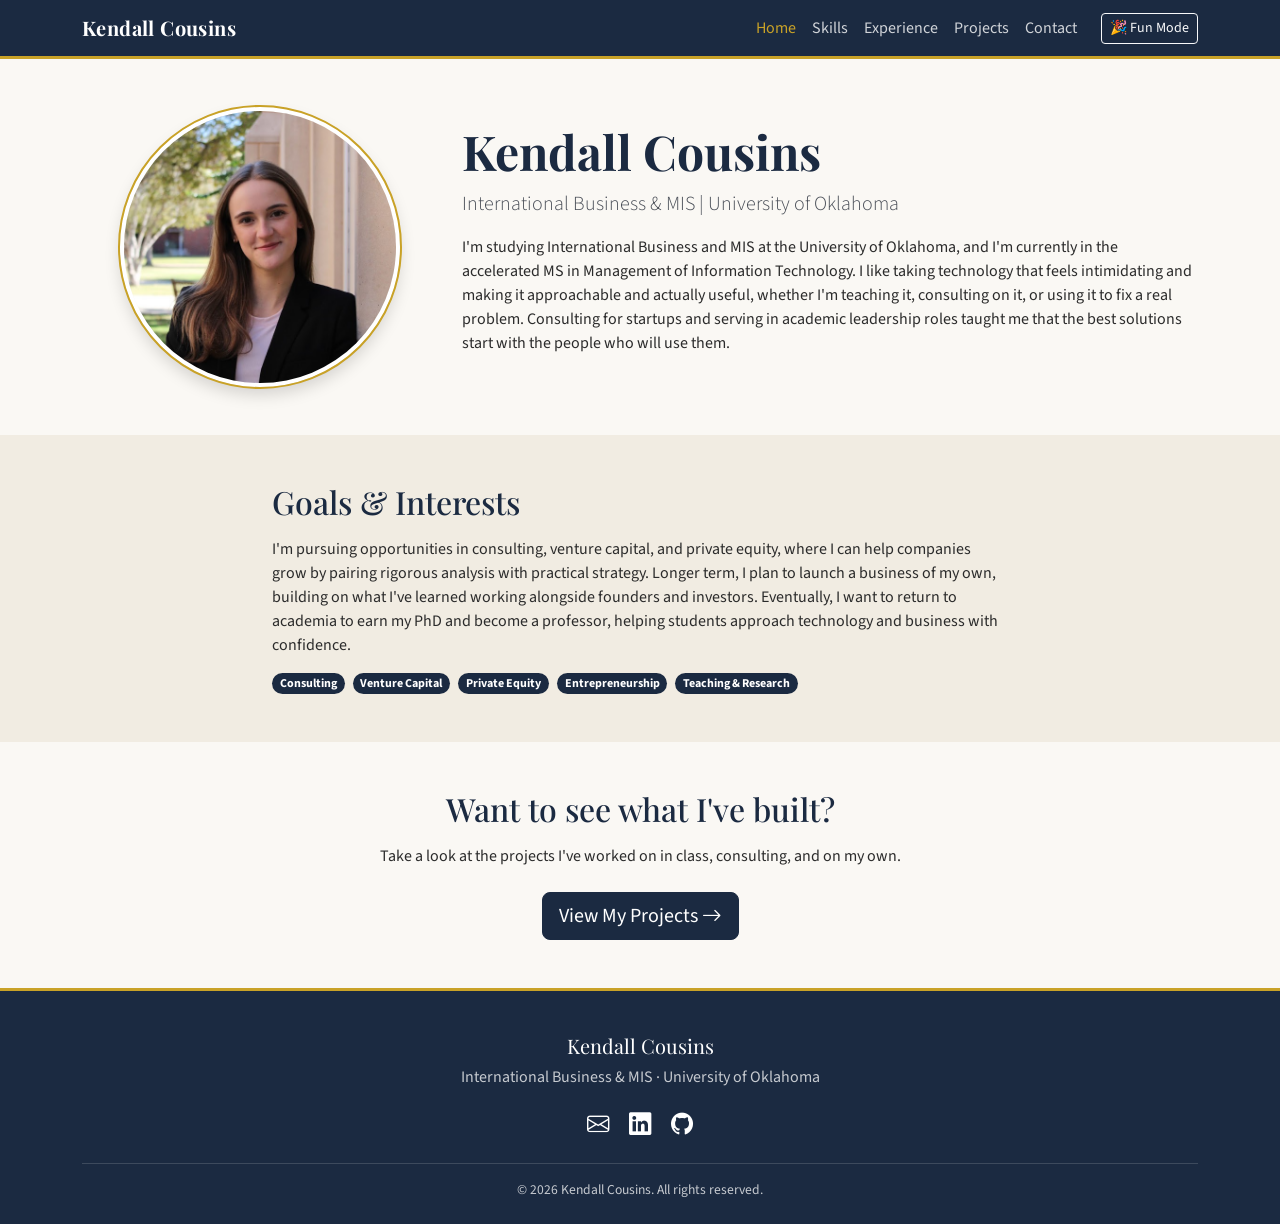
<file: index.html>
<!DOCTYPE html>
<html lang="en">
<head>
    <meta charset="UTF-8">
    <meta name="viewport" content="width=device-width, initial-scale=1.0">
    <title>Home | Kendall Cousins</title>

    <!-- Bootstrap CSS -->
    <link href="https://cdn.jsdelivr.net/npm/bootstrap@5.3.3/dist/css/bootstrap.min.css" rel="stylesheet">
    <!-- Bootstrap Icons -->
    <link href="https://cdn.jsdelivr.net/npm/bootstrap-icons@1.11.3/font/bootstrap-icons.min.css" rel="stylesheet">
    <!-- Google Fonts: Playfair Display (headings) + Source Sans 3 (body) -->
    <link rel="preconnect" href="https://fonts.googleapis.com">
    <link rel="preconnect" href="https://fonts.gstatic.com" crossorigin>
    <link href="https://fonts.googleapis.com/css2?family=Playfair+Display:wght@500;600;700&family=Source+Sans+3:wght@400;600;700&display=swap" rel="stylesheet">
    <!-- Your custom CSS (load AFTER Bootstrap so your styles win) -->
    <link href="style.css" rel="stylesheet">
</head>
<body>

    <!-- ============================================================
         BLOCK 1: NAVBAR
         Build a responsive Bootstrap navbar (navbar-expand-lg) with a
         hamburger toggler and links to all 5 pages:
         index.html, skills.html, experience.html, projects.html, contact.html
         Once it works here, copy it to every other page.
         ============================================================ -->
    <nav class="navbar navbar-expand-lg bg-dark sticky-top" data-bs-theme="dark">
        <div class="container">
            <a class="navbar-brand fw-bold" href="index.html">Kendall Cousins</a>
            <button class="navbar-toggler" type="button" data-bs-toggle="collapse" data-bs-target="#mainNav"
                    aria-controls="mainNav" aria-expanded="false" aria-label="Toggle navigation">
                <span class="navbar-toggler-icon"></span>
            </button>
            <div class="collapse navbar-collapse" id="mainNav">
                <ul class="navbar-nav ms-auto">
                    <li class="nav-item"><a class="nav-link active" aria-current="page" href="index.html">Home</a></li>
                    <li class="nav-item"><a class="nav-link" href="skills.html">Skills</a></li>
                    <li class="nav-item"><a class="nav-link" href="experience.html">Experience</a></li>
                    <li class="nav-item"><a class="nav-link" href="projects.html">Projects</a></li>
                    <li class="nav-item"><a class="nav-link" href="contact.html">Contact</a></li>
                    <li class="nav-item d-flex align-items-center">
                        <button id="fun-toggle" class="btn btn-outline-light btn-sm ms-lg-3 my-2 my-lg-0" type="button">🎉 Fun Mode</button>
                    </li>
                </ul>
            </div>
        </div>
    </nav>

    <main>

        <!-- ========================================================
             BLOCK 2: HERO / ABOUT
             Use the grid: <div class="row"> with two columns (e.g. col-md-4 / col-md-8)
             - Left: your photo or avatar (save it in images/)
             - Right: your name + a 3-5 sentence professional bio
             ======================================================== -->
        <section id="about" class="py-5">
            <div class="container">
                <div class="row align-items-center g-4">
                    <div class="col-md-4 text-center">
                        <img src="images/KC Headshot.JPG" alt="Headshot of Kendall Cousins"
                             class="img-fluid rounded-circle shadow headshot">
                    </div>
                    <div class="col-md-8">
                        <h1 class="display-5 fw-bold">Kendall Cousins</h1>
                        <p class="lead">International Business &amp; MIS | University of Oklahoma</p>
                        <p>
                            I'm studying International Business and MIS at the University of Oklahoma,
                            and I'm currently in the accelerated MS in Management of Information Technology.
                            I like taking technology that feels intimidating and making it approachable and
                            actually useful, whether I'm teaching it, consulting on it, or using it to fix a real problem.
                            Consulting for startups and serving in academic leadership roles taught me that the best
                            solutions start with the people who will use them.
                        </p>
                    </div>
                </div>
            </div>
        </section>

        <!-- ========================================================
             BLOCK 3: CAREER GOALS / INTERESTS
             A short summary of your goals or areas of interest.
             ======================================================== -->
        <section id="goals" class="py-5 bg-light">
            <div class="container">
                <div class="row justify-content-center">
                    <div class="col-lg-8">
                        <h2 class="mb-3">Goals &amp; Interests</h2>
                        <p>
                            I'm pursuing opportunities in consulting, venture capital, and private equity, where I can help
                            companies grow by pairing rigorous analysis with practical strategy. Longer term, I plan to
                            launch a business of my own, building on what I've learned working alongside founders and investors.
                            Eventually, I want to return to academia to earn my PhD and become a professor, helping students
                            approach technology and business with confidence.
                        </p>
                        <div class="d-flex flex-wrap gap-2">
                            <span class="badge rounded-pill text-bg-primary">Consulting</span>
                            <span class="badge rounded-pill text-bg-primary">Venture Capital</span>
                            <span class="badge rounded-pill text-bg-primary">Private Equity</span>
                            <span class="badge rounded-pill text-bg-primary">Entrepreneurship</span>
                            <span class="badge rounded-pill text-bg-primary">Teaching &amp; Research</span>
                        </div>
                    </div>
                </div>
            </div>
        </section>

        <!-- ========================================================
             BLOCK 4: CALL TO ACTION
             A Bootstrap button linking to projects.html ("View My Projects")
             ======================================================== -->
        <section id="cta" class="py-5 text-center">
            <div class="container">
                <h2 class="mb-3">Want to see what I've built?</h2>
                <p class="mb-4">Take a look at the projects I've worked on in class, consulting, and on my own.</p>
                <a href="projects.html" class="btn btn-primary btn-lg">
                    View My Projects <i class="bi bi-arrow-right"></i>
                </a>
            </div>
        </section>

    </main>

    <!-- FOOTER (same on every page) -->
    <footer class="site-footer">
        <div class="container text-center">
            <p class="footer-name">Kendall Cousins</p>
            <p class="mb-0">International Business &amp; MIS &middot; University of Oklahoma</p>
            <ul class="footer-social">
                <li><a href="mailto:kendall.cousins@outlook.com" aria-label="Email"><i class="bi bi-envelope"></i></a></li>
                <li><a href="https://www.linkedin.com/in/kendall-cousins/" target="_blank" rel="noopener noreferrer" aria-label="LinkedIn"><i class="bi bi-linkedin"></i></a></li>
                <li><a href="https://github.com/kendall-cousins" target="_blank" rel="noopener noreferrer" aria-label="GitHub"><i class="bi bi-github"></i></a></li>
            </ul>
            <p class="footer-copy">&copy; 2026 Kendall Cousins. All rights reserved.</p>
        </div>
    </footer>

    <!-- Bootstrap JS (needed for the navbar toggler, modals, etc.) -->
    <script src="https://cdn.jsdelivr.net/npm/bootstrap@5.3.3/dist/js/bootstrap.bundle.min.js"></script>
    <!-- Your custom JS -->
    <script src="script.js"></script>
    <script src="fun-mode.js"></script>
</body>
</html>
</file>
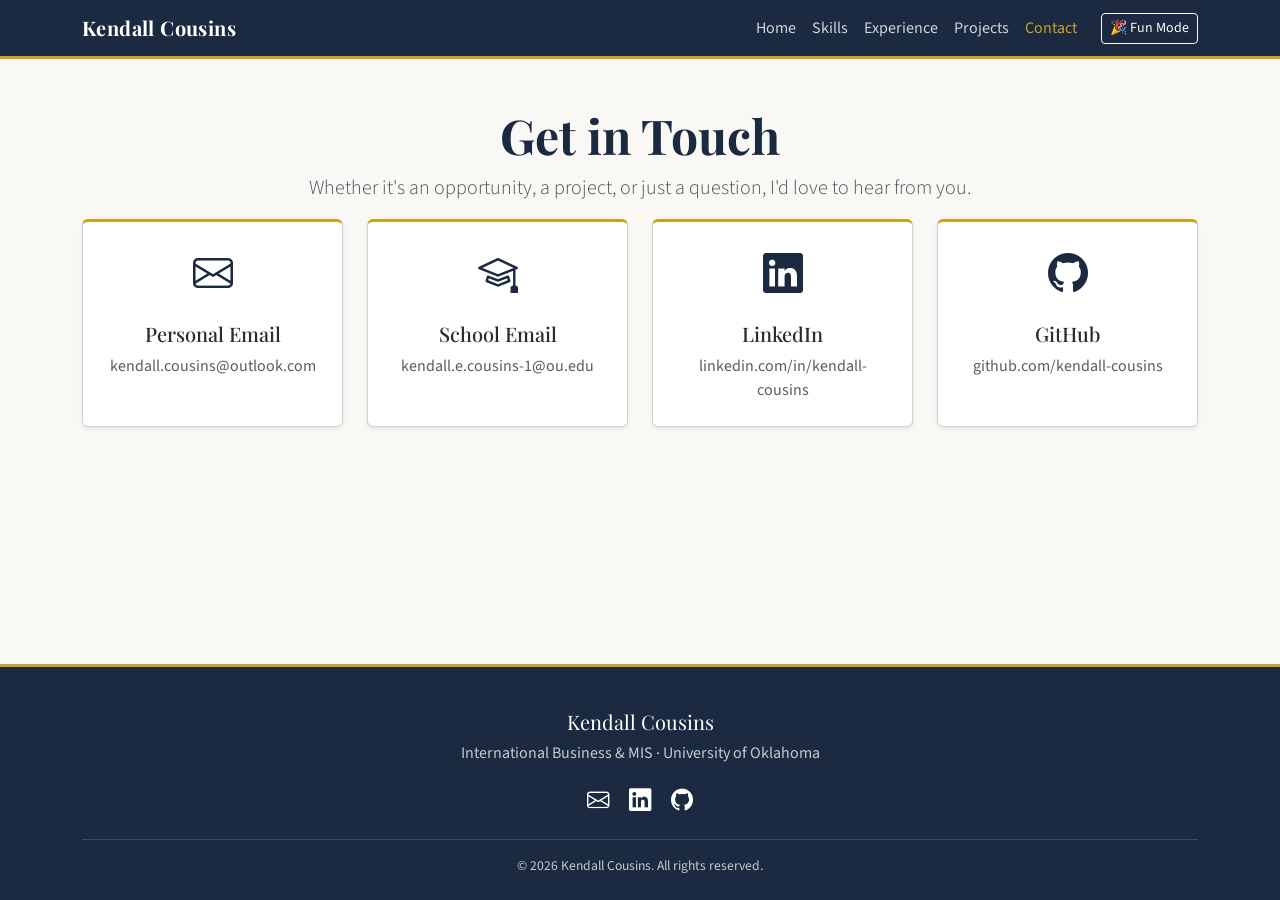
<file: contact.html>
<!DOCTYPE html>
<html lang="en">
<head>
    <meta charset="UTF-8">
    <meta name="viewport" content="width=device-width, initial-scale=1.0">
    <title>Contact | Kendall Cousins</title>

    <link href="https://cdn.jsdelivr.net/npm/bootstrap@5.3.3/dist/css/bootstrap.min.css" rel="stylesheet">
    <link href="https://cdn.jsdelivr.net/npm/bootstrap-icons@1.11.3/font/bootstrap-icons.min.css" rel="stylesheet">
    <!-- Google Fonts: Playfair Display (headings) + Source Sans 3 (body) -->
    <link rel="preconnect" href="https://fonts.googleapis.com">
    <link rel="preconnect" href="https://fonts.gstatic.com" crossorigin>
    <link href="https://fonts.googleapis.com/css2?family=Playfair+Display:wght@500;600;700&family=Source+Sans+3:wght@400;600;700&display=swap" rel="stylesheet">
    <link href="style.css" rel="stylesheet">
</head>
<body>

    <!-- NAVBAR -->
    <nav class="navbar navbar-expand-lg bg-dark sticky-top" data-bs-theme="dark">
        <div class="container">
            <a class="navbar-brand fw-bold" href="index.html">Kendall Cousins</a>
            <button class="navbar-toggler" type="button" data-bs-toggle="collapse" data-bs-target="#mainNav"
                    aria-controls="mainNav" aria-expanded="false" aria-label="Toggle navigation">
                <span class="navbar-toggler-icon"></span>
            </button>
            <div class="collapse navbar-collapse" id="mainNav">
                <ul class="navbar-nav ms-auto">
                    <li class="nav-item"><a class="nav-link" href="index.html">Home</a></li>
                    <li class="nav-item"><a class="nav-link" href="skills.html">Skills</a></li>
                    <li class="nav-item"><a class="nav-link" href="experience.html">Experience</a></li>
                    <li class="nav-item"><a class="nav-link" href="projects.html">Projects</a></li>
                    <li class="nav-item"><a class="nav-link active" aria-current="page" href="contact.html">Contact</a></li>
                    <li class="nav-item d-flex align-items-center">
                        <button id="fun-toggle" class="btn btn-outline-light btn-sm ms-lg-3 my-2 my-lg-0" type="button">🎉 Fun Mode</button>
                    </li>
                </ul>
            </div>
        </div>
    </nav>


    <main>

        <!-- ========================================================
             PAGE HEADING + short intro line
             ======================================================== -->
        <section id="contact-heading" class="pt-5 pb-3 text-center">
            <div class="container">
                <h1 class="display-5 fw-bold">Get in Touch</h1>
                <p class="lead mb-0">
                    Whether it's an opportunity, a project, or just a question, I'd love to hear from you.
                </p>
            </div>
        </section>

        <!-- ========================================================
             CONTACT LINKS
             NO fake contact form! Instead use cards or buttons for:
               - Email (mailto: link)
               - LinkedIn
               - GitHub
               - any other professional profiles
             Bootstrap Icons to try: bi-envelope, bi-linkedin, bi-github
             ======================================================== -->
        <section id="contact-links" class="pb-5">
            <div class="container">
                <div class="row g-4 justify-content-center">
                    <div class="col-md-6 col-xl-3">
                        <a href="mailto:kendall.cousins@outlook.com" class="card h-100 text-center shadow-sm text-decoration-none contact-card">
                            <div class="card-body p-4">
                                <i class="bi bi-envelope fs-1 text-primary"></i>
                                <h2 class="h5 mt-3">Personal Email</h2>
                                <p class="text-body-secondary mb-0 text-break">kendall.cousins@outlook.com</p>
                            </div>
                        </a>
                    </div>
                    <div class="col-md-6 col-xl-3">
                        <a href="mailto:kendall.e.cousins-1@ou.edu" class="card h-100 text-center shadow-sm text-decoration-none contact-card">
                            <div class="card-body p-4">
                                <i class="bi bi-mortarboard fs-1 text-primary"></i>
                                <h2 class="h5 mt-3">School Email</h2>
                                <p class="text-body-secondary mb-0 text-break">kendall.e.cousins-1@ou.edu</p>
                            </div>
                        </a>
                    </div>
                    <div class="col-md-6 col-xl-3">
                        <a href="https://www.linkedin.com/in/kendall-cousins/" target="_blank" rel="noopener noreferrer"
                           class="card h-100 text-center shadow-sm text-decoration-none contact-card">
                            <div class="card-body p-4">
                                <i class="bi bi-linkedin fs-1 text-primary"></i>
                                <h2 class="h5 mt-3">LinkedIn</h2>
                                <p class="text-body-secondary mb-0 text-break">linkedin.com/in/kendall-cousins</p>
                            </div>
                        </a>
                    </div>
                    <div class="col-md-6 col-xl-3">
                        <a href="https://github.com/kendall-cousins" target="_blank" rel="noopener noreferrer"
                           class="card h-100 text-center shadow-sm text-decoration-none contact-card">
                            <div class="card-body p-4">
                                <i class="bi bi-github fs-1 text-primary"></i>
                                <h2 class="h5 mt-3">GitHub</h2>
                                <p class="text-body-secondary mb-0 text-break">github.com/kendall-cousins</p>
                            </div>
                        </a>
                    </div>
                </div>
            </div>
        </section>

    </main>

    <!-- FOOTER (same on every page) -->
    <footer class="site-footer">
        <div class="container text-center">
            <p class="footer-name">Kendall Cousins</p>
            <p class="mb-0">International Business &amp; MIS &middot; University of Oklahoma</p>
            <ul class="footer-social">
                <li><a href="mailto:kendall.cousins@outlook.com" aria-label="Email"><i class="bi bi-envelope"></i></a></li>
                <li><a href="https://www.linkedin.com/in/kendall-cousins/" target="_blank" rel="noopener noreferrer" aria-label="LinkedIn"><i class="bi bi-linkedin"></i></a></li>
                <li><a href="https://github.com/kendall-cousins" target="_blank" rel="noopener noreferrer" aria-label="GitHub"><i class="bi bi-github"></i></a></li>
            </ul>
            <p class="footer-copy">&copy; 2026 Kendall Cousins. All rights reserved.</p>
        </div>
    </footer>

    <script src="https://cdn.jsdelivr.net/npm/bootstrap@5.3.3/dist/js/bootstrap.bundle.min.js"></script>
    <script src="script.js"></script>
    <script src="fun-mode.js"></script>
</body>
</html>
</file>
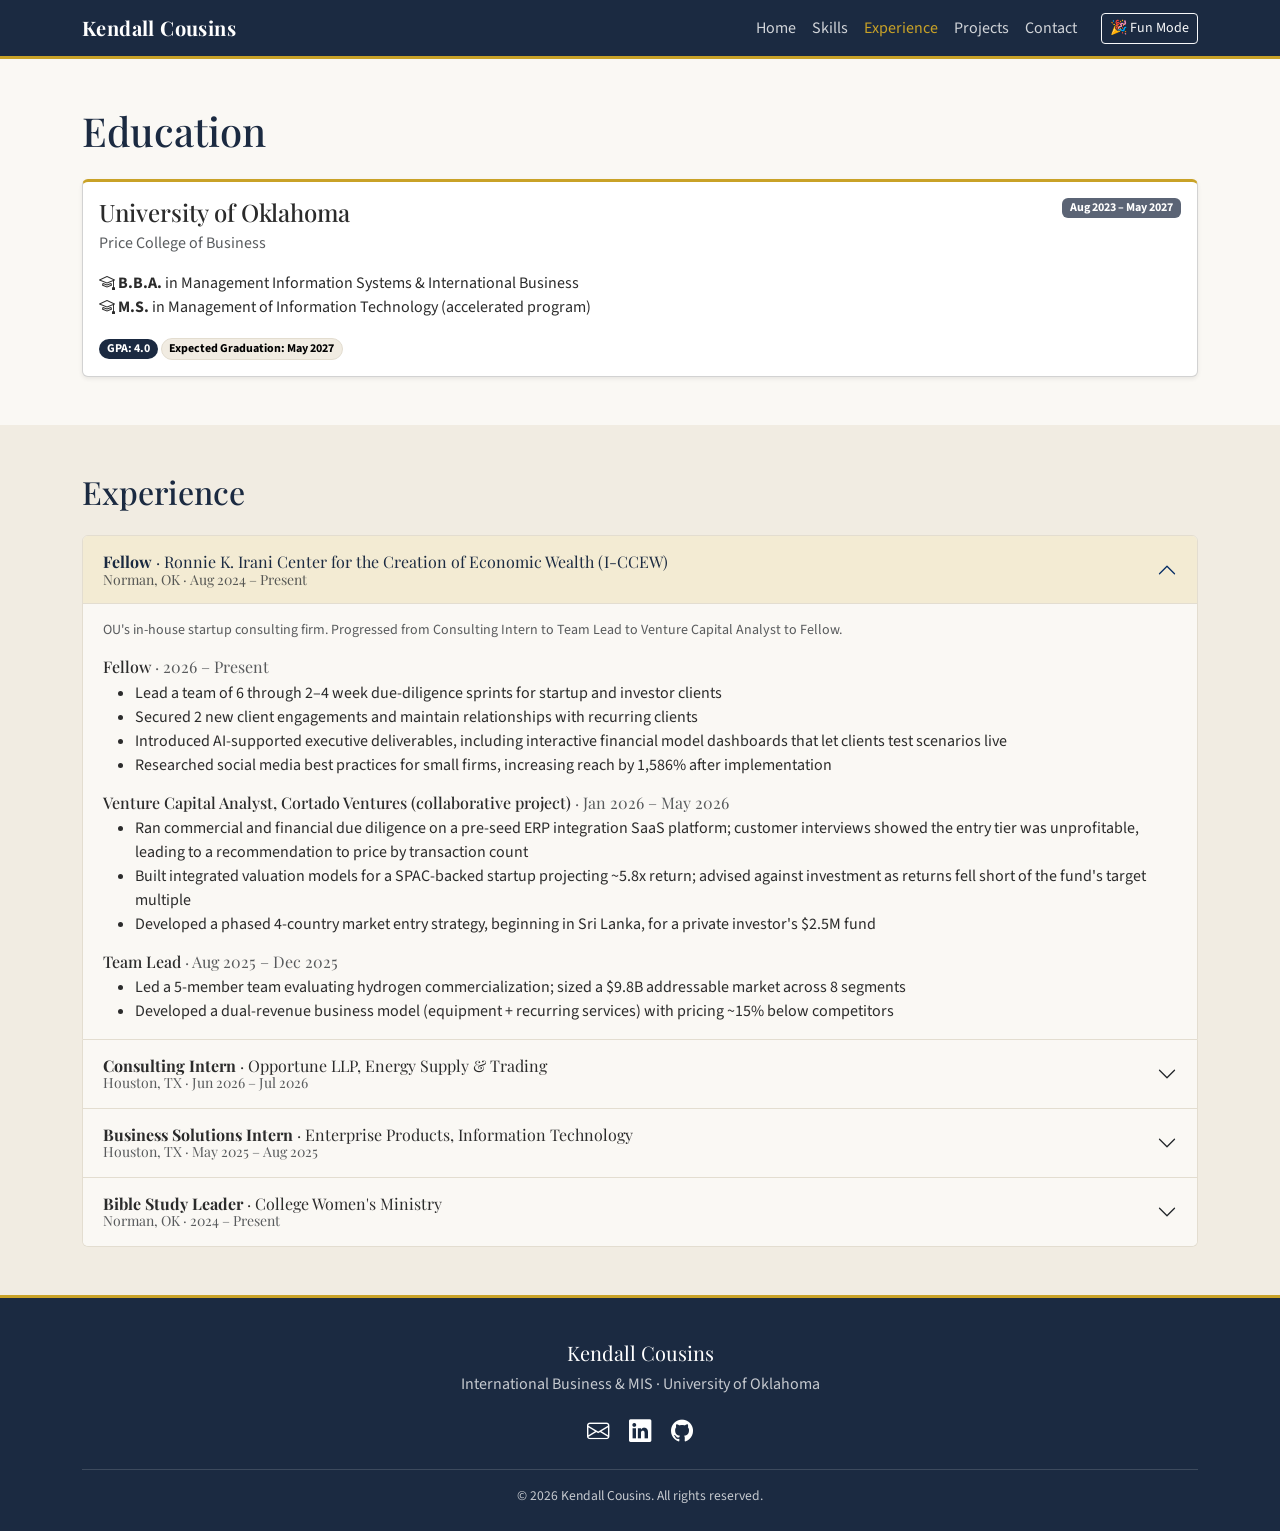
<file: experience.html>
<!DOCTYPE html>
<html lang="en">
<head>
    <meta charset="UTF-8">
    <meta name="viewport" content="width=device-width, initial-scale=1.0">
    <title>Experience &amp; Education | Kendall Cousins</title>

    <link href="https://cdn.jsdelivr.net/npm/bootstrap@5.3.3/dist/css/bootstrap.min.css" rel="stylesheet">
    <link href="https://cdn.jsdelivr.net/npm/bootstrap-icons@1.11.3/font/bootstrap-icons.min.css" rel="stylesheet">
    <!-- Google Fonts: Playfair Display (headings) + Source Sans 3 (body) -->
    <link rel="preconnect" href="https://fonts.googleapis.com">
    <link rel="preconnect" href="https://fonts.gstatic.com" crossorigin>
    <link href="https://fonts.googleapis.com/css2?family=Playfair+Display:wght@500;600;700&family=Source+Sans+3:wght@400;600;700&display=swap" rel="stylesheet">
    <link href="style.css" rel="stylesheet">
</head>
<body>

    <!-- NAVBAR -->
    <nav class="navbar navbar-expand-lg bg-dark sticky-top" data-bs-theme="dark">
        <div class="container">
            <a class="navbar-brand fw-bold" href="index.html">Kendall Cousins</a>
            <button class="navbar-toggler" type="button" data-bs-toggle="collapse" data-bs-target="#mainNav"
                    aria-controls="mainNav" aria-expanded="false" aria-label="Toggle navigation">
                <span class="navbar-toggler-icon"></span>
            </button>
            <div class="collapse navbar-collapse" id="mainNav">
                <ul class="navbar-nav ms-auto">
                    <li class="nav-item"><a class="nav-link" href="index.html">Home</a></li>
                    <li class="nav-item"><a class="nav-link" href="skills.html">Skills</a></li>
                    <li class="nav-item"><a class="nav-link active" aria-current="page" href="experience.html">Experience</a></li>
                    <li class="nav-item"><a class="nav-link" href="projects.html">Projects</a></li>
                    <li class="nav-item"><a class="nav-link" href="contact.html">Contact</a></li>
                    <li class="nav-item d-flex align-items-center">
                        <button id="fun-toggle" class="btn btn-outline-light btn-sm ms-lg-3 my-2 my-lg-0" type="button">🎉 Fun Mode</button>
                    </li>
                </ul>
            </div>
        </div>
    </nav>


    <main>

        <!-- ========================================================
             EDUCATION
             - Degree / program
             - Institution
             - Dates
             - (optional) relevant coursework, GPA, honors
             ======================================================== -->
        <section id="education" class="py-5">
            <div class="container">
                <h1 class="mb-4">Education</h1>
                <div class="card shadow-sm">
                    <div class="card-body">
                        <div class="d-flex flex-wrap justify-content-between align-items-start gap-2">
                            <div>
                                <h2 class="h4 card-title mb-1">University of Oklahoma</h2>
                                <p class="text-muted mb-0">Price College of Business</p>
                            </div>
                            <span class="badge text-bg-secondary">Aug 2023 – May 2027</span>
                        </div>
                        <ul class="list-unstyled mt-3 mb-3">
                            <li><i class="bi bi-mortarboard"></i> <strong>B.B.A.</strong> in Management Information Systems &amp; International Business</li>
                            <li><i class="bi bi-mortarboard"></i> <strong>M.S.</strong> in Management of Information Technology (accelerated program)</li>
                        </ul>
                        <span class="badge rounded-pill text-bg-primary">GPA: 4.0</span>
                        <span class="badge rounded-pill text-bg-light border">Expected Graduation: May 2027</span>
                    </div>
                </div>
            </div>
        </section>

        <!-- ========================================================
             EXPERIENCE (at least 2-3)
             Work, internship, academic, leadership, or volunteer.
             For each: title, organization, dates, and a few
             bullet points of responsibilities/accomplishments.
             Idea: cards in a grid, or an accordion.
             ======================================================== -->
        <section id="experience" class="py-5 bg-light">
            <div class="container">
                <h2 class="mb-4">Experience</h2>
                <div class="accordion" id="experienceAccordion">

                    <!-- To add a job: copy one accordion-item, give it a new id (exp5...)
                         in data-bs-target, aria-controls, and the collapse div's id. -->

                    <!-- I-CCEW -->
                    <div class="accordion-item">
                        <h3 class="accordion-header">
                            <button class="accordion-button" type="button" data-bs-toggle="collapse"
                                    data-bs-target="#exp1" aria-expanded="true" aria-controls="exp1">
                                <span>
                                    <strong>Fellow</strong> · Ronnie K. Irani Center for the Creation of Economic Wealth (I-CCEW)
                                    <small class="d-block text-muted">Norman, OK · Aug 2024 – Present</small>
                                </span>
                            </button>
                        </h3>
                        <div id="exp1" class="accordion-collapse collapse show" data-bs-parent="#experienceAccordion">
                            <div class="accordion-body">
                                <p class="text-muted small">
                                    OU's in-house startup consulting firm. Progressed from Consulting Intern
                                    to Team Lead to Venture Capital Analyst to Fellow.
                                </p>

                                <h4 class="h6 mb-1">Fellow <span class="text-muted fw-normal">· 2026 – Present</span></h4>
                                <ul>
                                    <li>Lead a team of 6 through 2–4 week due-diligence sprints for startup and investor clients</li>
                                    <li>Secured 2 new client engagements and maintain relationships with recurring clients</li>
                                    <li>Introduced AI-supported executive deliverables, including interactive financial model dashboards that let clients test scenarios live</li>
                                    <li>Researched social media best practices for small firms, increasing reach by 1,586% after implementation</li>
                                </ul>

                                <h4 class="h6 mb-1">Venture Capital Analyst, Cortado Ventures (collaborative project) <span class="text-muted fw-normal">· Jan 2026 – May 2026</span></h4>
                                <ul>
                                    <li>Ran commercial and financial due diligence on a pre-seed ERP integration SaaS platform; customer interviews showed the entry tier was unprofitable, leading to a recommendation to price by transaction count</li>
                                    <li>Built integrated valuation models for a SPAC-backed startup projecting ~5.8x return; advised against investment as returns fell short of the fund's target multiple</li>
                                    <li>Developed a phased 4-country market entry strategy, beginning in Sri Lanka, for a private investor's $2.5M fund</li>
                                </ul>

                                <h4 class="h6 mb-1">Team Lead <span class="text-muted fw-normal">· Aug 2025 – Dec 2025</span></h4>
                                <ul class="mb-0">
                                    <li>Led a 5-member team evaluating hydrogen commercialization; sized a $9.8B addressable market across 8 segments</li>
                                    <li>Developed a dual-revenue business model (equipment + recurring services) with pricing ~15% below competitors</li>
                                </ul>
                            </div>
                        </div>
                    </div>

                    <!-- Opportune -->
                    <div class="accordion-item">
                        <h3 class="accordion-header">
                            <button class="accordion-button collapsed" type="button" data-bs-toggle="collapse"
                                    data-bs-target="#exp2" aria-expanded="false" aria-controls="exp2">
                                <span>
                                    <strong>Consulting Intern</strong> · Opportune LLP, Energy Supply &amp; Trading
                                    <small class="d-block text-muted">Houston, TX · Jun 2026 – Jul 2026</small>
                                </span>
                            </button>
                        </h3>
                        <div id="exp2" class="accordion-collapse collapse" data-bs-parent="#experienceAccordion">
                            <div class="accordion-body">
                                <ul class="mb-0">
                                    <li>Built a contribution-margin framework across sourcing, carrier, and dispatch for a regional fuel distribution and retail company, identifying ~$195K in projected annual value across four recommendations</li>
                                    <li>Redesigned carrier allocation to a 75/20/5 volume split using scenario analysis of 3,400+ delivery records, capturing $83K in annual savings while preserving surge-day capacity</li>
                                    <li>Prototyped a station-level telemetry reorder-point model to replace fixed-cadence ordering, projecting $23K in annual dispatch efficiency gains</li>
                                    <li>Identified a $53K–$106K third-party logistics opportunity from ~51% idle fleet capacity</li>
                                </ul>
                            </div>
                        </div>
                    </div>

                    <!-- Enterprise Products -->
                    <div class="accordion-item">
                        <h3 class="accordion-header">
                            <button class="accordion-button collapsed" type="button" data-bs-toggle="collapse"
                                    data-bs-target="#exp3" aria-expanded="false" aria-controls="exp3">
                                <span>
                                    <strong>Business Solutions Intern</strong> · Enterprise Products, Information Technology
                                    <small class="d-block text-muted">Houston, TX · May 2025 – Aug 2025</small>
                                </span>
                            </button>
                        </h3>
                        <div id="exp3" class="accordion-collapse collapse" data-bs-parent="#experienceAccordion">
                            <div class="accordion-body">
                                <ul class="mb-0">
                                    <li>Identified gaps in production loss tracking by analyzing data flows across operations systems; recommendations were adopted by leadership to improve asset performance visibility</li>
                                    <li>Developed and formalized the company's data governance policy aligned with DMBOK standards</li>
                                </ul>
                            </div>
                        </div>
                    </div>

                    <!-- Bible study -->
                    <div class="accordion-item">
                        <h3 class="accordion-header">
                            <button class="accordion-button collapsed" type="button" data-bs-toggle="collapse"
                                    data-bs-target="#exp4" aria-expanded="false" aria-controls="exp4">
                                <span>
                                    <strong>Bible Study Leader</strong> · College Women's Ministry
                                    <small class="d-block text-muted">Norman, OK · 2024 – Present</small>
                                </span>
                            </button>
                        </h3>
                        <div id="exp4" class="accordion-collapse collapse" data-bs-parent="#experienceAccordion">
                            <div class="accordion-body">
                                <ul class="mb-0">
                                    <li>Have led my church's Bible study for college women for two years</li>
                                </ul>
                            </div>
                        </div>
                    </div>

                </div>
            </div>
        </section>

    </main>

    <!-- FOOTER (same on every page) -->
    <footer class="site-footer">
        <div class="container text-center">
            <p class="footer-name">Kendall Cousins</p>
            <p class="mb-0">International Business &amp; MIS &middot; University of Oklahoma</p>
            <ul class="footer-social">
                <li><a href="mailto:kendall.cousins@outlook.com" aria-label="Email"><i class="bi bi-envelope"></i></a></li>
                <li><a href="https://www.linkedin.com/in/kendall-cousins/" target="_blank" rel="noopener noreferrer" aria-label="LinkedIn"><i class="bi bi-linkedin"></i></a></li>
                <li><a href="https://github.com/kendall-cousins" target="_blank" rel="noopener noreferrer" aria-label="GitHub"><i class="bi bi-github"></i></a></li>
            </ul>
            <p class="footer-copy">&copy; 2026 Kendall Cousins. All rights reserved.</p>
        </div>
    </footer>

    <script src="https://cdn.jsdelivr.net/npm/bootstrap@5.3.3/dist/js/bootstrap.bundle.min.js"></script>
    <script src="script.js"></script>
    <script src="fun-mode.js"></script>
</body>
</html>
</file>
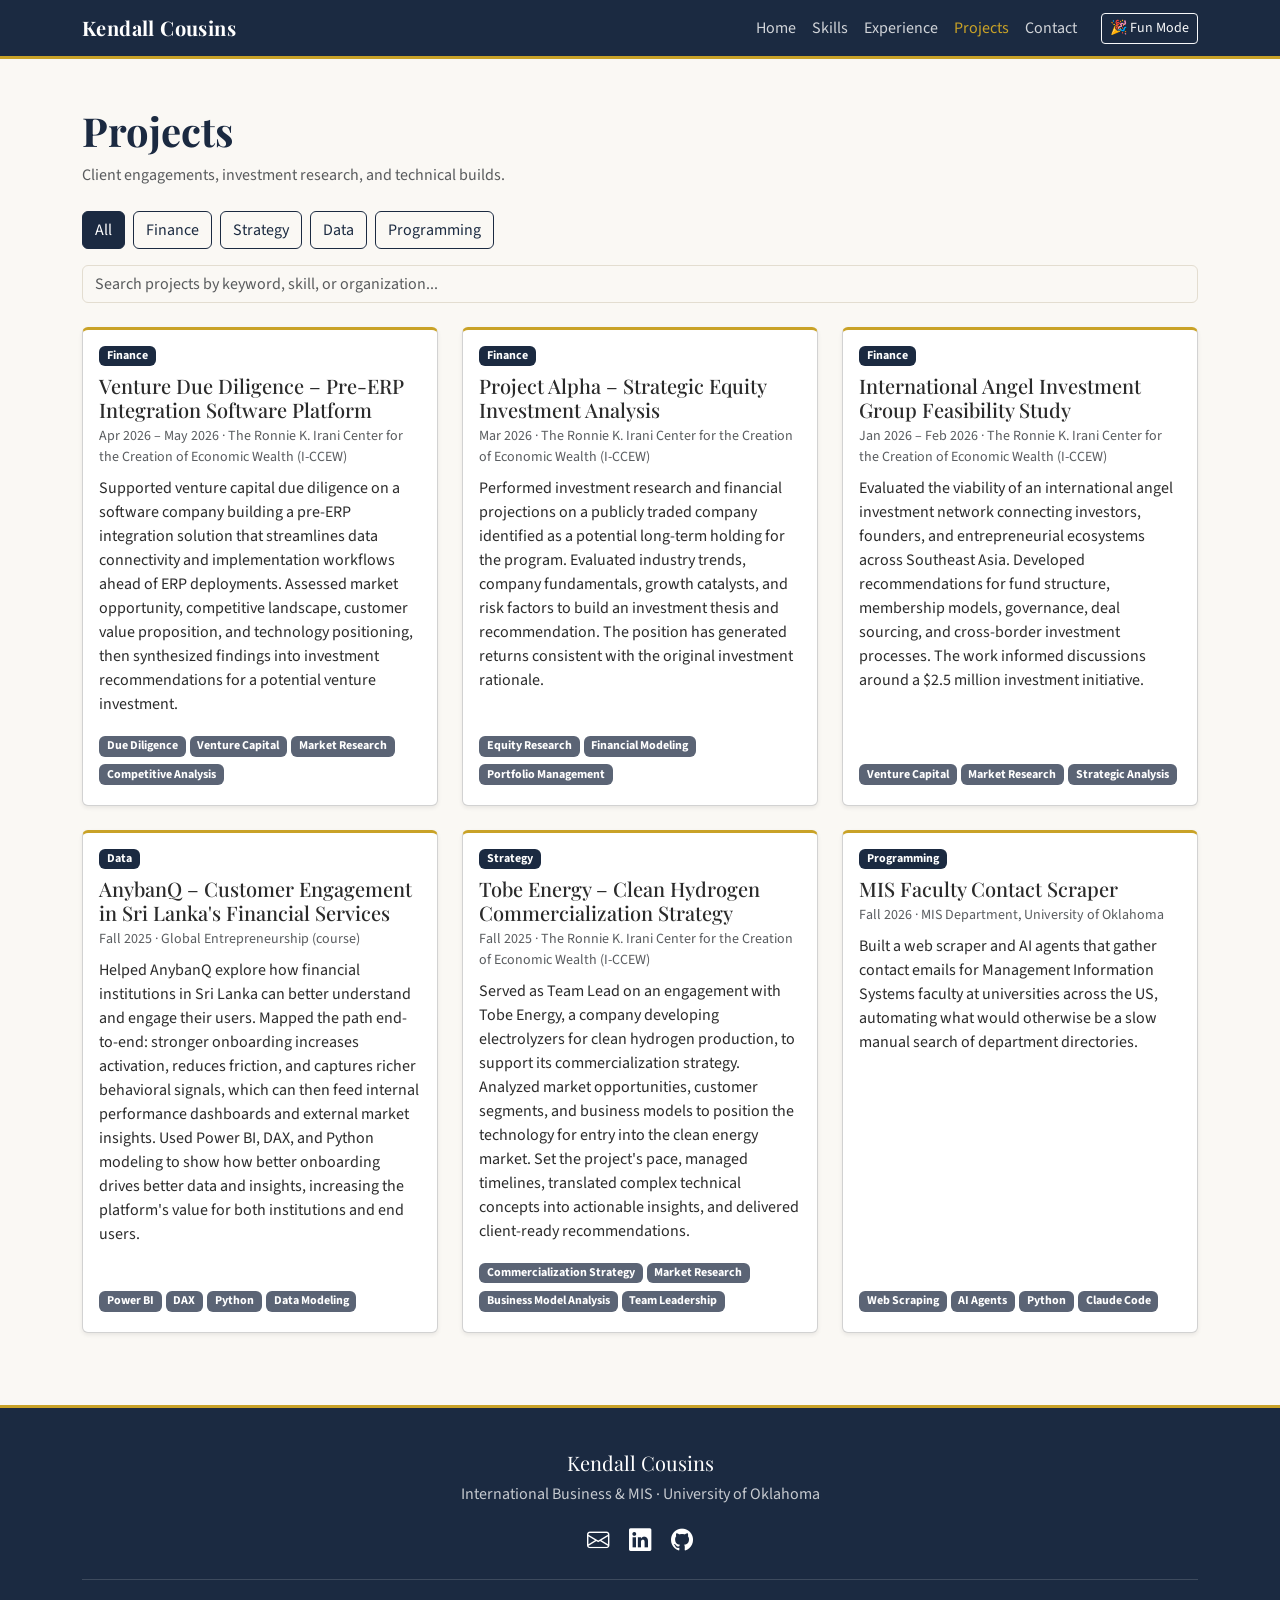
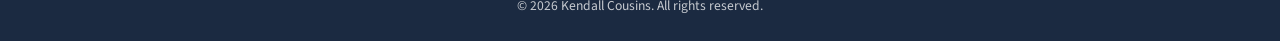
<file: projects.html>
<!DOCTYPE html>
<html lang="en">
<head>
    <meta charset="UTF-8">
    <meta name="viewport" content="width=device-width, initial-scale=1.0">
    <title>Projects | Kendall Cousins</title>

    <link href="https://cdn.jsdelivr.net/npm/bootstrap@5.3.3/dist/css/bootstrap.min.css" rel="stylesheet">
    <link href="https://cdn.jsdelivr.net/npm/bootstrap-icons@1.11.3/font/bootstrap-icons.min.css" rel="stylesheet">
    <!-- Google Fonts: Playfair Display (headings) + Source Sans 3 (body) -->
    <link rel="preconnect" href="https://fonts.googleapis.com">
    <link rel="preconnect" href="https://fonts.gstatic.com" crossorigin>
    <link href="https://fonts.googleapis.com/css2?family=Playfair+Display:wght@500;600;700&family=Source+Sans+3:wght@400;600;700&display=swap" rel="stylesheet">
    <link href="style.css" rel="stylesheet">
</head>
<body>

    <!-- NAVBAR -->
    <nav class="navbar navbar-expand-lg bg-dark sticky-top" data-bs-theme="dark">
        <div class="container">
            <a class="navbar-brand fw-bold" href="index.html">Kendall Cousins</a>
            <button class="navbar-toggler" type="button" data-bs-toggle="collapse" data-bs-target="#mainNav"
                    aria-controls="mainNav" aria-expanded="false" aria-label="Toggle navigation">
                <span class="navbar-toggler-icon"></span>
            </button>
            <div class="collapse navbar-collapse" id="mainNav">
                <ul class="navbar-nav ms-auto">
                    <li class="nav-item"><a class="nav-link" href="index.html">Home</a></li>
                    <li class="nav-item"><a class="nav-link" href="skills.html">Skills</a></li>
                    <li class="nav-item"><a class="nav-link" href="experience.html">Experience</a></li>
                    <li class="nav-item"><a class="nav-link active" aria-current="page" href="projects.html">Projects</a></li>
                    <li class="nav-item"><a class="nav-link" href="contact.html">Contact</a></li>
                    <li class="nav-item d-flex align-items-center">
                        <button id="fun-toggle" class="btn btn-outline-light btn-sm ms-lg-3 my-2 my-lg-0" type="button">🎉 Fun Mode</button>
                    </li>
                </ul>
            </div>
        </div>
    </nav>


    <main>

        <!-- ========================================================
             PAGE HEADING
             ======================================================== -->
        <section class="container py-5">
            <h1 class="fw-bold mb-2">Projects</h1>
            <p class="text-muted mb-4">Client engagements, investment research, and technical builds.</p>

        <!-- ========================================================
             FILTER BUTTONS
             One button per category: All | Web | Programming | Data ...
             Tip: give each button a data attribute, e.g.
               <button class="btn ..." data-category="Web">Web</button>
             so your JavaScript can tell which one was clicked.
             ======================================================== -->
            <div class="d-flex flex-wrap gap-2 mb-3">
                <button class="btn btn-outline-primary active" data-category="All">All</button>
                <button class="btn btn-outline-primary" data-category="Finance">Finance</button>
                <button class="btn btn-outline-primary" data-category="Strategy">Strategy</button>
                <button class="btn btn-outline-primary" data-category="Data">Data</button>
                <button class="btn btn-outline-primary" data-category="Programming">Programming</button>
            </div>

            <!-- SEARCH BOX (extra JavaScript feature) -->
            <input type="search" id="project-search" class="form-control mb-4"
                   placeholder="Search projects by keyword, skill, or organization..."
                   aria-label="Search projects">

        <!-- ========================================================
             PROJECT CARDS CONTAINER
             Leave this EMPTY. JavaScript will fill it with cards
             built from data/projects.json.
             ======================================================== -->
            <div class="row" id="project-list"></div>
        </section>

    </main>

    <!-- FOOTER (same on every page) -->
    <footer class="site-footer">
        <div class="container text-center">
            <p class="footer-name">Kendall Cousins</p>
            <p class="mb-0">International Business &amp; MIS &middot; University of Oklahoma</p>
            <ul class="footer-social">
                <li><a href="mailto:kendall.cousins@outlook.com" aria-label="Email"><i class="bi bi-envelope"></i></a></li>
                <li><a href="https://www.linkedin.com/in/kendall-cousins/" target="_blank" rel="noopener noreferrer" aria-label="LinkedIn"><i class="bi bi-linkedin"></i></a></li>
                <li><a href="https://github.com/kendall-cousins" target="_blank" rel="noopener noreferrer" aria-label="GitHub"><i class="bi bi-github"></i></a></li>
            </ul>
            <p class="footer-copy">&copy; 2026 Kendall Cousins. All rights reserved.</p>
        </div>
    </footer>

    <script src="https://cdn.jsdelivr.net/npm/bootstrap@5.3.3/dist/js/bootstrap.bundle.min.js"></script>
    <script src="script.js"></script>
    <script src="fun-mode.js"></script>
</body>
</html>
</file>
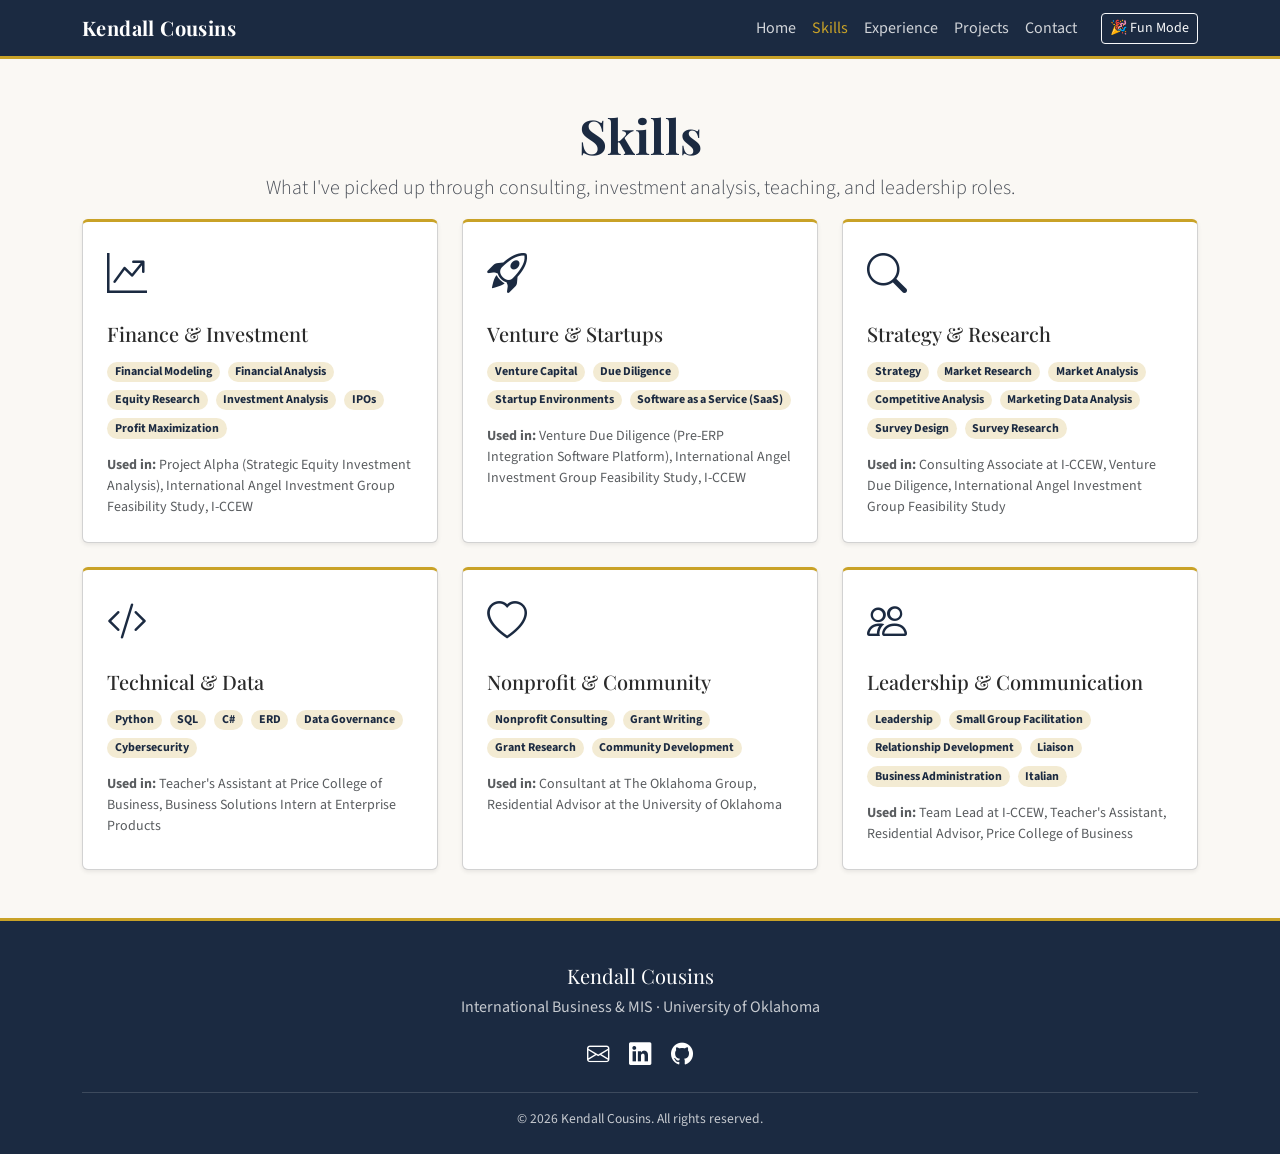
<file: skills.html>
<!DOCTYPE html>
<html lang="en">
<head>
    <meta charset="UTF-8">
    <meta name="viewport" content="width=device-width, initial-scale=1.0">
    <title>Skills | Kendall Cousins</title>

    <link href="https://cdn.jsdelivr.net/npm/bootstrap@5.3.3/dist/css/bootstrap.min.css" rel="stylesheet">
    <link href="https://cdn.jsdelivr.net/npm/bootstrap-icons@1.11.3/font/bootstrap-icons.min.css" rel="stylesheet">
    <!-- Google Fonts: Playfair Display (headings) + Source Sans 3 (body) -->
    <link rel="preconnect" href="https://fonts.googleapis.com">
    <link rel="preconnect" href="https://fonts.gstatic.com" crossorigin>
    <link href="https://fonts.googleapis.com/css2?family=Playfair+Display:wght@500;600;700&family=Source+Sans+3:wght@400;600;700&display=swap" rel="stylesheet">
    <link href="style.css" rel="stylesheet">
</head>
<body>

    <!-- NAVBAR -->
    <nav class="navbar navbar-expand-lg bg-dark sticky-top" data-bs-theme="dark">
        <div class="container">
            <a class="navbar-brand fw-bold" href="index.html">Kendall Cousins</a>
            <button class="navbar-toggler" type="button" data-bs-toggle="collapse" data-bs-target="#mainNav"
                    aria-controls="mainNav" aria-expanded="false" aria-label="Toggle navigation">
                <span class="navbar-toggler-icon"></span>
            </button>
            <div class="collapse navbar-collapse" id="mainNav">
                <ul class="navbar-nav ms-auto">
                    <li class="nav-item"><a class="nav-link" href="index.html">Home</a></li>
                    <li class="nav-item"><a class="nav-link active" aria-current="page" href="skills.html">Skills</a></li>
                    <li class="nav-item"><a class="nav-link" href="experience.html">Experience</a></li>
                    <li class="nav-item"><a class="nav-link" href="projects.html">Projects</a></li>
                    <li class="nav-item"><a class="nav-link" href="contact.html">Contact</a></li>
                    <li class="nav-item d-flex align-items-center">
                        <button id="fun-toggle" class="btn btn-outline-light btn-sm ms-lg-3 my-2 my-lg-0" type="button">🎉 Fun Mode</button>
                    </li>
                </ul>
            </div>
        </div>
    </nav>


    <main>

        <!-- ========================================================
             PAGE HEADING
             ======================================================== -->
        <section id="skills-heading" class="pt-5 pb-3 text-center">
            <div class="container">
                <h1 class="display-5 fw-bold">Skills</h1>
                <p class="lead mb-0">
                    What I've picked up through consulting, investment analysis, teaching, and leadership roles.
                </p>
            </div>
        </section>

        <!-- ========================================================
             SKILL CATEGORIES
             One card per category, skills shown as badges, with the
             experiences where each set of skills was used.
             ======================================================== -->
        <section id="skill-categories" class="pb-5">
            <div class="container">
                <div class="row g-4">

                    <div class="col-md-6 col-lg-4">
                        <div class="card h-100 shadow-sm">
                            <div class="card-body p-4">
                                <i class="bi bi-graph-up-arrow fs-1 text-primary"></i>
                                <h2 class="h5 mt-3">Finance &amp; Investment</h2>
                                <div class="d-flex flex-wrap gap-2 my-3">
                                    <span class="badge rounded-pill bg-primary-subtle text-primary-emphasis">Financial Modeling</span>
                                    <span class="badge rounded-pill bg-primary-subtle text-primary-emphasis">Financial Analysis</span>
                                    <span class="badge rounded-pill bg-primary-subtle text-primary-emphasis">Equity Research</span>
                                    <span class="badge rounded-pill bg-primary-subtle text-primary-emphasis">Investment Analysis</span>
                                    <span class="badge rounded-pill bg-primary-subtle text-primary-emphasis">IPOs</span>
                                    <span class="badge rounded-pill bg-primary-subtle text-primary-emphasis">Profit Maximization</span>
                                </div>
                                <p class="small text-body-secondary mb-0">
                                    <strong>Used in:</strong> Project Alpha (Strategic Equity Investment Analysis),
                                    International Angel Investment Group Feasibility Study, I-CCEW
                                </p>
                            </div>
                        </div>
                    </div>

                    <div class="col-md-6 col-lg-4">
                        <div class="card h-100 shadow-sm">
                            <div class="card-body p-4">
                                <i class="bi bi-rocket-takeoff fs-1 text-primary"></i>
                                <h2 class="h5 mt-3">Venture &amp; Startups</h2>
                                <div class="d-flex flex-wrap gap-2 my-3">
                                    <span class="badge rounded-pill bg-primary-subtle text-primary-emphasis">Venture Capital</span>
                                    <span class="badge rounded-pill bg-primary-subtle text-primary-emphasis">Due Diligence</span>
                                    <span class="badge rounded-pill bg-primary-subtle text-primary-emphasis">Startup Environments</span>
                                    <span class="badge rounded-pill bg-primary-subtle text-primary-emphasis">Software as a Service (SaaS)</span>
                                </div>
                                <p class="small text-body-secondary mb-0">
                                    <strong>Used in:</strong> Venture Due Diligence (Pre-ERP Integration Software Platform),
                                    International Angel Investment Group Feasibility Study, I-CCEW
                                </p>
                            </div>
                        </div>
                    </div>

                    <div class="col-md-6 col-lg-4">
                        <div class="card h-100 shadow-sm">
                            <div class="card-body p-4">
                                <i class="bi bi-search fs-1 text-primary"></i>
                                <h2 class="h5 mt-3">Strategy &amp; Research</h2>
                                <div class="d-flex flex-wrap gap-2 my-3">
                                    <span class="badge rounded-pill bg-primary-subtle text-primary-emphasis">Strategy</span>
                                    <span class="badge rounded-pill bg-primary-subtle text-primary-emphasis">Market Research</span>
                                    <span class="badge rounded-pill bg-primary-subtle text-primary-emphasis">Market Analysis</span>
                                    <span class="badge rounded-pill bg-primary-subtle text-primary-emphasis">Competitive Analysis</span>
                                    <span class="badge rounded-pill bg-primary-subtle text-primary-emphasis">Marketing Data Analysis</span>
                                    <span class="badge rounded-pill bg-primary-subtle text-primary-emphasis">Survey Design</span>
                                    <span class="badge rounded-pill bg-primary-subtle text-primary-emphasis">Survey Research</span>
                                </div>
                                <p class="small text-body-secondary mb-0">
                                    <strong>Used in:</strong> Consulting Associate at I-CCEW, Venture Due Diligence,
                                    International Angel Investment Group Feasibility Study
                                </p>
                            </div>
                        </div>
                    </div>

                    <div class="col-md-6 col-lg-4">
                        <div class="card h-100 shadow-sm">
                            <div class="card-body p-4">
                                <i class="bi bi-code-slash fs-1 text-primary"></i>
                                <h2 class="h5 mt-3">Technical &amp; Data</h2>
                                <div class="d-flex flex-wrap gap-2 my-3">
                                    <span class="badge rounded-pill bg-primary-subtle text-primary-emphasis">Python</span>
                                    <span class="badge rounded-pill bg-primary-subtle text-primary-emphasis">SQL</span>
                                    <span class="badge rounded-pill bg-primary-subtle text-primary-emphasis">C#</span>
                                    <span class="badge rounded-pill bg-primary-subtle text-primary-emphasis">ERD</span>
                                    <span class="badge rounded-pill bg-primary-subtle text-primary-emphasis">Data Governance</span>
                                    <span class="badge rounded-pill bg-primary-subtle text-primary-emphasis">Cybersecurity</span>
                                </div>
                                <p class="small text-body-secondary mb-0">
                                    <strong>Used in:</strong> Teacher's Assistant at Price College of Business,
                                    Business Solutions Intern at Enterprise Products
                                </p>
                            </div>
                        </div>
                    </div>

                    <div class="col-md-6 col-lg-4">
                        <div class="card h-100 shadow-sm">
                            <div class="card-body p-4">
                                <i class="bi bi-heart fs-1 text-primary"></i>
                                <h2 class="h5 mt-3">Nonprofit &amp; Community</h2>
                                <div class="d-flex flex-wrap gap-2 my-3">
                                    <span class="badge rounded-pill bg-primary-subtle text-primary-emphasis">Nonprofit Consulting</span>
                                    <span class="badge rounded-pill bg-primary-subtle text-primary-emphasis">Grant Writing</span>
                                    <span class="badge rounded-pill bg-primary-subtle text-primary-emphasis">Grant Research</span>
                                    <span class="badge rounded-pill bg-primary-subtle text-primary-emphasis">Community Development</span>
                                </div>
                                <p class="small text-body-secondary mb-0">
                                    <strong>Used in:</strong> Consultant at The Oklahoma Group,
                                    Residential Advisor at the University of Oklahoma
                                </p>
                            </div>
                        </div>
                    </div>

                    <div class="col-md-6 col-lg-4">
                        <div class="card h-100 shadow-sm">
                            <div class="card-body p-4">
                                <i class="bi bi-people fs-1 text-primary"></i>
                                <h2 class="h5 mt-3">Leadership &amp; Communication</h2>
                                <div class="d-flex flex-wrap gap-2 my-3">
                                    <span class="badge rounded-pill bg-primary-subtle text-primary-emphasis">Leadership</span>
                                    <span class="badge rounded-pill bg-primary-subtle text-primary-emphasis">Small Group Facilitation</span>
                                    <span class="badge rounded-pill bg-primary-subtle text-primary-emphasis">Relationship Development</span>
                                    <span class="badge rounded-pill bg-primary-subtle text-primary-emphasis">Liaison</span>
                                    <span class="badge rounded-pill bg-primary-subtle text-primary-emphasis">Business Administration</span>
                                    <span class="badge rounded-pill bg-primary-subtle text-primary-emphasis">Italian</span>
                                </div>
                                <p class="small text-body-secondary mb-0">
                                    <strong>Used in:</strong> Team Lead at I-CCEW, Teacher's Assistant,
                                    Residential Advisor, Price College of Business
                                </p>
                            </div>
                        </div>
                    </div>

                </div>
            </div>
        </section>

    </main>

    <!-- FOOTER (same on every page) -->
    <footer class="site-footer">
        <div class="container text-center">
            <p class="footer-name">Kendall Cousins</p>
            <p class="mb-0">International Business &amp; MIS &middot; University of Oklahoma</p>
            <ul class="footer-social">
                <li><a href="mailto:kendall.cousins@outlook.com" aria-label="Email"><i class="bi bi-envelope"></i></a></li>
                <li><a href="https://www.linkedin.com/in/kendall-cousins/" target="_blank" rel="noopener noreferrer" aria-label="LinkedIn"><i class="bi bi-linkedin"></i></a></li>
                <li><a href="https://github.com/kendall-cousins" target="_blank" rel="noopener noreferrer" aria-label="GitHub"><i class="bi bi-github"></i></a></li>
            </ul>
            <p class="footer-copy">&copy; 2026 Kendall Cousins. All rights reserved.</p>
        </div>
    </footer>

    <script src="https://cdn.jsdelivr.net/npm/bootstrap@5.3.3/dist/js/bootstrap.bundle.min.js"></script>
    <script src="script.js"></script>
    <script src="fun-mode.js"></script>
</body>
</html>
</file>
<file: style.css>
/* ==============================================================
   style.css - your custom styles
   Goal: make the site NOT look like default Bootstrap.
   This file loads after Bootstrap, so rules here override it.
   ============================================================== */


/* ---------- 1. Color palette & fonts (CSS variables) ----------
   Navy & gold. The --bs-* lines retheme Bootstrap's own classes
   (text-primary, bg-light, badges, accordion...) without touching the HTML.
   Gold is only used on navy or as a light tint: it's too pale for
   text on a white background.
*/
:root {
    --navy: #1b2a41;
    --navy-light: #2c4266;
    --gold: #c9a227;
    --gold-dark: #8a6d12;   /* gold dark enough to read on white */
    --gold-tint: #f3ebd3;
    --cream: #faf8f4;
    --cream-dark: #f1ece2;
    --charcoal: #2b2b2b;

    --font-heading: "Playfair Display", Georgia, "Times New Roman", serif;
    --font-body: "Source Sans 3", "Segoe UI", Arial, sans-serif;

    --bs-body-font-family: var(--font-body);
    --bs-body-bg: var(--cream);
    --bs-body-color: var(--charcoal);

    --bs-primary: var(--navy);
    --bs-primary-rgb: 27, 42, 65;
    --bs-primary-bg-subtle: var(--gold-tint);
    --bs-primary-border-subtle: #e2d3a4;
    --bs-primary-text-emphasis: var(--navy);
    --bs-secondary-rgb: 91, 100, 117;
    --bs-light-rgb: 241, 236, 226;   /* the alternating "bg-light" sections */

    --bs-link-color: var(--navy);
    --bs-link-color-rgb: 27, 42, 65;
    --bs-link-hover-color: var(--gold-dark);
    --bs-link-hover-color-rgb: 138, 109, 18;
    --bs-focus-ring-color: rgba(201, 162, 39, 0.4);
    --bs-border-color: #e3ddd0;
}


/* ---------- 2. Base page styles (body, headings, links) ---------- */

/* Keeps the footer at the bottom even on short pages */
body {
    min-height: 100vh;
    display: flex;
    flex-direction: column;
}

main {
    flex: 1 0 auto;
}

h1, h2, h3, h4, h5, h6,
.navbar-brand {
    font-family: var(--font-heading);
    color: var(--navy);
}

.lead {
    color: #4a4f58;
}


/* ---------- 3. Navbar ---------- */
.navbar.bg-dark {
    background-color: var(--navy) !important;
    border-bottom: 3px solid var(--gold);
}

.navbar[data-bs-theme=dark] {
    --bs-navbar-color: rgba(255, 255, 255, 0.8);
    --bs-navbar-hover-color: #fff;
    --bs-navbar-active-color: var(--gold);
}

.navbar-brand {
    color: #fff;
    letter-spacing: 0.02em;
}


/* ---------- 4. Hero / About section ---------- */
.headshot {
    width: 100%;
    max-width: 280px;
    aspect-ratio: 1 / 1;
    object-fit: cover;
    border: 4px solid #fff;
    outline: 2px solid var(--gold);
}


/* ---------- 5. Cards (skills, experience, projects) ---------- */
.card {
    background-color: #fff;
    border-top: 3px solid var(--gold);
}

.accordion {
    --bs-accordion-btn-focus-box-shadow: 0 0 0 0.25rem var(--bs-focus-ring-color);
}

.contact-card {
    transition: transform 0.2s ease, box-shadow 0.2s ease;
}

.contact-card:hover,
.contact-card:focus-visible {
    transform: translateY(-4px);
    box-shadow: 0 0.5rem 1rem rgba(0, 0, 0, 0.15) !important;
}


/* ---------- 6. Buttons & badges ---------- */
.btn-primary {
    --bs-btn-bg: var(--navy);
    --bs-btn-border-color: var(--navy);
    --bs-btn-hover-bg: var(--gold);
    --bs-btn-hover-border-color: var(--gold);
    --bs-btn-hover-color: var(--navy);
    --bs-btn-active-bg: var(--gold-dark);
    --bs-btn-active-border-color: var(--gold-dark);
    --bs-btn-focus-shadow-rgb: 201, 162, 39;
}

.btn-outline-primary {
    --bs-btn-color: var(--navy);
    --bs-btn-border-color: var(--navy);
    --bs-btn-hover-bg: var(--navy);
    --bs-btn-hover-border-color: var(--navy);
    --bs-btn-active-bg: var(--navy);
    --bs-btn-active-border-color: var(--navy);
    --bs-btn-focus-shadow-rgb: 201, 162, 39;
}

.form-control:focus {
    border-color: var(--gold);
    box-shadow: 0 0 0 0.25rem var(--bs-focus-ring-color);
}


/* ---------- 7. Footer ---------- */
.site-footer {
    background-color: var(--navy);
    border-top: 3px solid var(--gold);
    color: rgba(255, 255, 255, 0.75);
    padding: 2.5rem 0 1.5rem;
}

.footer-name {
    font-family: var(--font-heading);
    font-size: 1.25rem;
    color: #fff;
    margin-bottom: 0.25rem;
}

.footer-social {
    display: flex;
    justify-content: center;
    gap: 1.25rem;
    list-style: none;
    padding: 0;
    margin: 1.25rem 0;
}

.footer-social a {
    color: #fff;
    font-size: 1.4rem;
    transition: color 0.2s ease;
}

.footer-social a:hover,
.footer-social a:focus-visible {
    color: var(--gold);
}

.footer-copy {
    font-size: 0.85rem;
    margin: 0;
    padding-top: 1rem;
    border-top: 1px solid rgba(255, 255, 255, 0.15);
}


/* ---------- 8. Extra feature styles: FUN MODE ----------
   Everything here only applies while <body> has a fun-* class,
   which js/fun-mode.js adds and removes.

   Stacking order (bottom to top):
   GIFs 50 → corner nav / cookie banner / loading screen 9000
   → "Are you sure?" pop-up 9400
   → navbar 9500 (so the Normal Mode button is always reachable)
   → cursor effects 9700
*/

/* Colors & fonts */
body.fun-mode {
    background: linear-gradient(135deg, #ff6ec7, #ffe156, #7afcff, #b388ff);
    background-attachment: fixed;
    font-family: "Comic Sans MS", "Comic Sans", "Chalkboard SE", cursive;
}

body.fun-mode h1,
body.fun-mode h2,
body.fun-mode h3,
body.fun-mode h4,
body.fun-mode h5,
body.fun-mode h6,
body.fun-mode .navbar-brand {
    font-family: inherit; /* Comic Sans wins over the serif headings */
}

body.fun-mode h1,
body.fun-mode h2 {
    color: #ff00aa;
    text-shadow: 3px 3px 0 #00ffff;
}

body.fun-mode .bg-light {
    background: transparent !important;
}

body.fun-mode .navbar {
    background: #6a00ff !important;
    z-index: 9500;
}

body.fun-mode .card {
    background: #fffbe6;
    border: 4px dashed #ff00aa;
    transform: rotate(-1.5deg);
}

body.fun-mode .col-md-6:nth-child(even) .card {
    transform: rotate(1.5deg);
}

/* GIFs */
.fun-gif {
    position: absolute;
    width: 130px;
    z-index: 50;
    pointer-events: none;
}

/* Row of silly buttons at the top, retro footer at the bottom */
.fun-bar {
    display: flex;
    flex-wrap: wrap;
    gap: 0.5rem;
    justify-content: center;
    padding: 1rem;
}

.fun-footer {
    text-align: center;
    padding: 2rem 1rem;
}

/* Visitor counter */
.fun-counter {
    display: inline-block;
    font-family: "Courier New", monospace;
    font-weight: bold;
    background: #000;
    color: #39ff14;
    border: 3px ridge #c0c0c0;
    padding: 0.5rem 1rem;
}

/* Under construction banner */
.fun-construction {
    text-align: center;
    padding: 0.75rem;
    background: repeating-linear-gradient(45deg, #ffd400 0 20px, #111 20px 40px);
}

.fun-construction span {
    display: inline-block;
    background: #ffd400;
    color: #111;
    font-weight: 900;
    font-size: 1.25rem;
    padding: 0.25rem 1rem;
    animation: fun-blink 1s steps(2, start) infinite;
}

@keyframes fun-blink {
    to { visibility: hidden; }
}

/* Fake awards */
.fun-awards {
    display: flex;
    flex-wrap: wrap;
    gap: 1rem;
    justify-content: center;
    margin-top: 1rem;
}

.fun-award {
    background: linear-gradient(#ffe066, #f4a300);
    border: 3px outset #ffd700;
    font-size: 0.85rem;
    font-weight: bold;
    padding: 0.5rem 1rem;
}

/* "Are you sure?" pop-up */
.fun-popup-backdrop {
    position: fixed;
    inset: 0;
    z-index: 9400;
    display: flex;
    align-items: center;
    justify-content: center;
    padding: 16px;
    background: rgba(0, 0, 0, 0.5);
}

.fun-popup {
    position: relative;
    width: 100%;
    max-width: 420px;
    text-align: center;
    background: #fff;
    border: 5px solid #ff00aa;
    padding: 2.5rem 1.5rem 1.5rem;
}

.fun-popup-close {
    position: absolute;
    top: 8px;
    right: 8px;
    width: 32px;
    height: 32px;
    border: none;
    background: #ff00aa;
    color: #fff;
    font-size: 1.25rem;
    line-height: 1;
    transition: transform 0.15s ease;
}

/* Cookie banner */
.fun-cookie {
    position: fixed;
    left: 16px;
    right: 16px;
    bottom: 16px;
    z-index: 9000;
    max-width: 520px;
    margin: 0 auto;
    background: #3b2314;
    color: #fff;
    border-radius: 1rem;
    padding: 1rem;
    box-shadow: 0 0.5rem 1.5rem rgba(0, 0, 0, 0.4);
}

/* Fake loading screen (top is set by JS to sit under the navbar) */
.fun-loading {
    position: fixed;
    left: 0;
    right: 0;
    bottom: 0;
    z-index: 9000;
    display: flex;
    flex-direction: column;
    align-items: center;
    justify-content: center;
    gap: 1rem;
    padding: 16px;
    background: #fff;
}

.fun-loading .progress {
    width: min(400px, 100%);
    height: 1.5rem;
}

/* Corner navigation */
.fun-corner {
    position: fixed;
    z-index: 9000;
}

.fun-corner-nw { left: 12px; }
.fun-corner-ne { right: 12px; }
.fun-corner-sw { left: 12px; bottom: 12px; }
.fun-corner-se { right: 12px; bottom: 12px; }

/* Sideways biography: every paragraph becomes one long line */
body.fun-sideways main p {
    white-space: nowrap;
    overflow-x: auto;
    padding-bottom: 0.5rem;
}

/* Page rotation (everything except the fun extras) */
body.fun-rotating > *:not(.fun-layer) {
    transform: rotate(var(--fun-rotate, 0deg));
    transition: transform 0.4s ease;
}

/* Emoji trail */
.fun-trail {
    position: fixed;
    z-index: 9700;
    pointer-events: none;
    font-size: 1.5rem;
    transform: translate(-50%, -50%);
    animation: fun-float 1s ease-out forwards;
}

@keyframes fun-float {
    to {
        opacity: 0;
        transform: translate(-50%, -150%) scale(1.5);
    }
}

/* Giant emoji cursor */
.fun-giant-cursor {
    position: fixed;
    z-index: 9700;
    display: none;
    pointer-events: none;
    font-size: 120px;
    line-height: 1;
    transform: translate(-50%, -50%);
}

.fun-giant-cursor.is-visible {
    display: block;
}

body.fun-hide-cursor,
body.fun-hide-cursor * {
    cursor: none !important;
}

/* "Make It Rhyme" button (position is random, set by JS) */
.fun-rhyme-button {
    position: fixed;
    z-index: 9000;
}

/* Turn off blinking and motion for visitors who ask for less motion */
@media (prefers-reduced-motion: reduce) {
    .fun-construction span,
    .fun-trail {
        animation: none;
    }

    body.fun-rotating > *:not(.fun-layer),
    .fun-popup-close {
        transition: none;
    }
}
</file>
